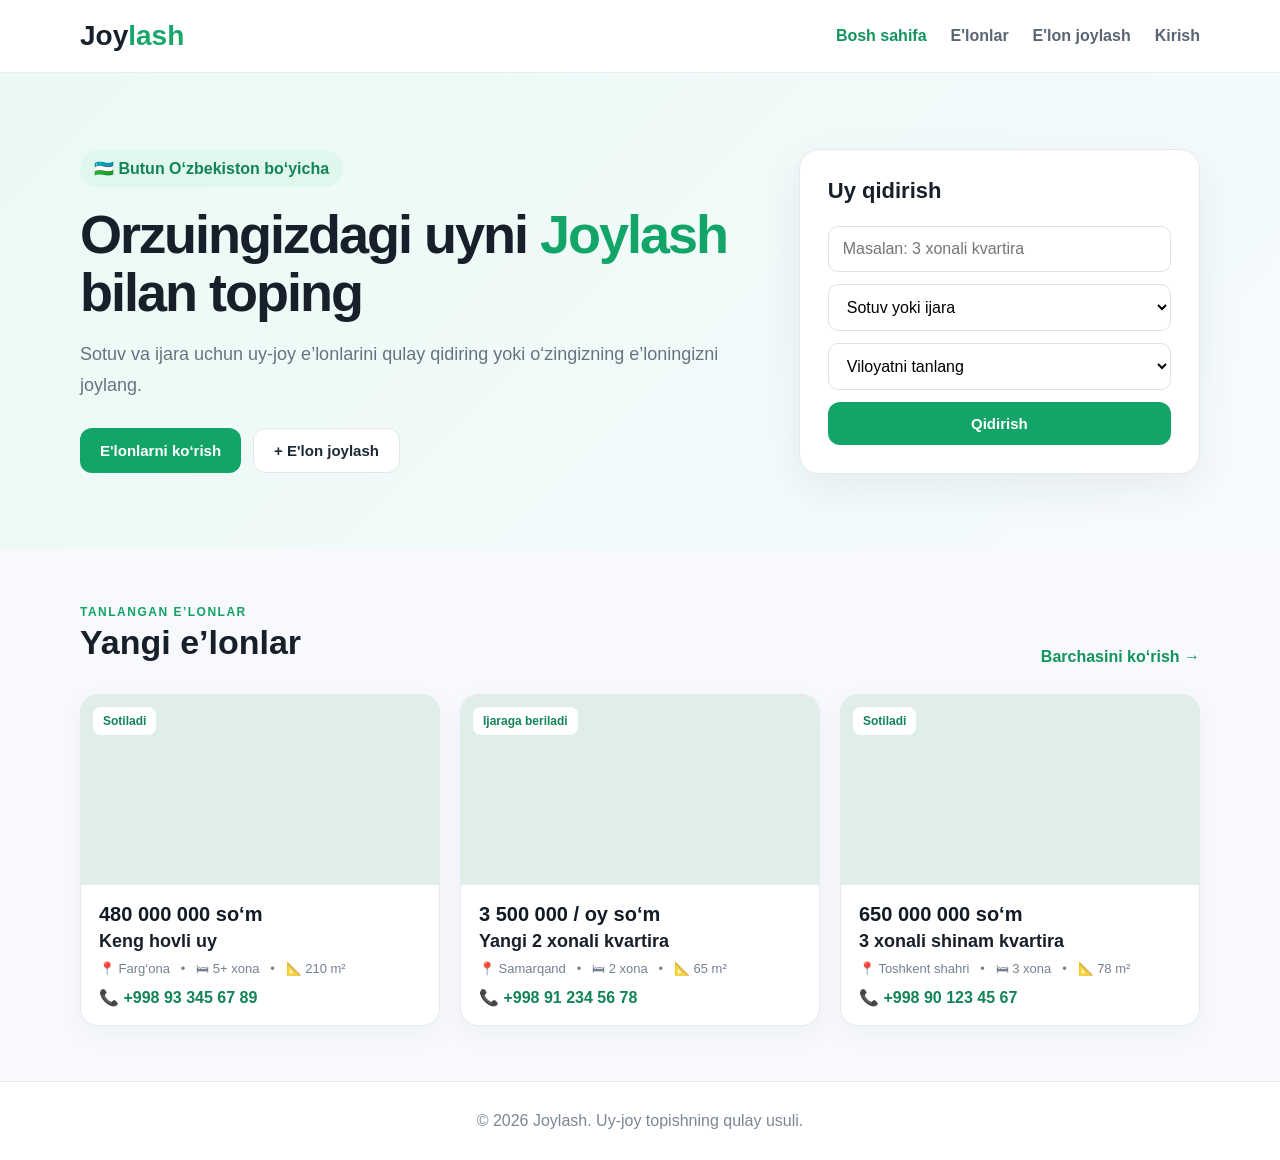
<file: index.html>
<!DOCTYPE html>
<html lang="uz">
<head>
<meta charset="UTF-8"><meta name="viewport" content="width=device-width, initial-scale=1.0">
<title>Joylash — Uy-joy platformasi</title><link rel="stylesheet" href="style.css">
</head>
<body>
<header class="header"><div class="container nav">
<a class="logo" href="index.html">Joy<span>lash</span></a>
<nav><a href="index.html" class="active">Bosh sahifa</a><a href="listing.html">E'lonlar</a><a href="add.html">E'lon joylash</a><a href="login.html" id="authLink">Kirish</a></nav>
</div></header>
<section class="hero"><div class="container hero-grid">
<div><div class="badge">🇺🇿 Butun O‘zbekiston bo‘yicha</div><h1>Orzuingizdagi uyni <span>Joylash</span> bilan toping</h1>
<p>Sotuv va ijara uchun uy-joy e’lonlarini qulay qidiring yoki o‘zingizning e’loningizni joylang.</p>
<div class="hero-buttons"><a class="btn primary" href="listing.html">E'lonlarni ko‘rish</a><a class="btn secondary" href="add.html">+ E'lon joylash</a></div></div>
<div class="search-card"><h3>Uy qidirish</h3><form action="listing.html" method="get"><input name="q" placeholder="Masalan: 3 xonali kvartira">
<select name="type"><option value="">Sotuv yoki ijara</option><option>Sotiladi</option><option>Ijaraga beriladi</option></select>
<select name="region"><option value="">Viloyatni tanlang</option><option>Toshkent shahri</option><option>Toshkent viloyati</option><option>Samarqand</option><option>Buxoro</option><option>Farg‘ona</option><option>Andijon</option><option>Namangan</option><option>Xorazm</option><option>Qashqadaryo</option><option>Surxondaryo</option><option>Navoiy</option><option>Jizzax</option><option>Sirdaryo</option><option>Qoraqalpog‘iston</option></select><button class="btn primary full">Qidirish</button></form></div>
</div></section>
<section class="section"><div class="container"><div class="section-head"><div><p class="eyebrow">Tanlangan e’lonlar</p><h2>Yangi e’lonlar</h2></div><a href="listing.html">Barchasini ko‘rish →</a></div><div id="homeListings" class="cards"></div></div></section>
<footer>© 2026 Joylash. Uy-joy topishning qulay usuli.</footer>
<script src="script.js"></script><script>renderListings('homeListings',3);</script>
</body></html>
</file>
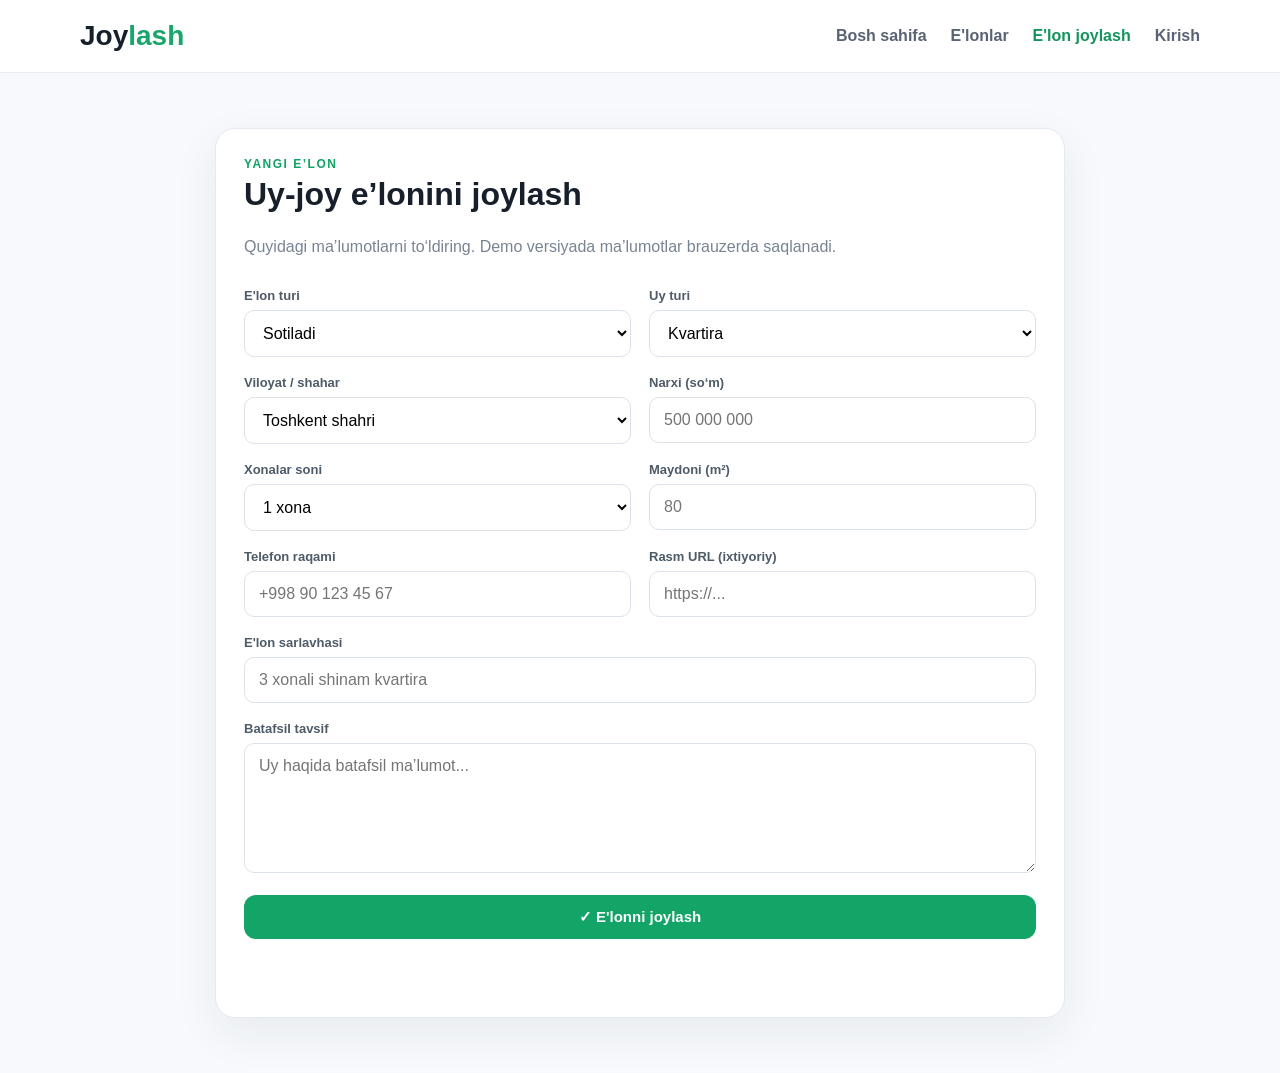
<file: add.html>
<!DOCTYPE html><html lang="uz"><head><meta charset="UTF-8"><meta name="viewport" content="width=device-width,initial-scale=1.0"><title>E'lon joylash — Joylash</title><link rel="stylesheet" href="style.css"></head>
<body><header class="header"><div class="container nav"><a class="logo" href="index.html">Joy<span>lash</span></a><nav><a href="index.html">Bosh sahifa</a><a href="listing.html">E'lonlar</a><a class="active" href="add.html">E'lon joylash</a><a href="login.html">Kirish</a></nav></div></header>
<main class="container page"><div class="form-card"><p class="eyebrow">Yangi e’lon</p><h1>Uy-joy e’lonini joylash</h1><p class="muted">Quyidagi ma’lumotlarni to‘ldiring. Demo versiyada ma’lumotlar brauzerda saqlanadi.</p>
<form onsubmit="addListing(event)" class="form-grid"><div><label>E'lon turi</label><select id="aType" required><option>Sotiladi</option><option>Ijaraga beriladi</option></select></div><div><label>Uy turi</label><select id="aHouse" required><option>Kvartira</option><option>Hovli uy</option><option>Dacha</option><option>Yer</option></select></div>
<div><label>Viloyat / shahar</label><select id="aRegion" required><option>Toshkent shahri</option><option>Toshkent viloyati</option><option>Samarqand</option><option>Buxoro</option><option>Farg‘ona</option><option>Andijon</option><option>Namangan</option><option>Xorazm</option><option>Qashqadaryo</option><option>Surxondaryo</option><option>Navoiy</option><option>Jizzax</option><option>Sirdaryo</option><option>Qoraqalpog‘iston</option></select></div><div><label>Narxi (so‘m)</label><input id="aPrice" required placeholder="500 000 000"></div>
<div><label>Xonalar soni</label><select id="aRooms"><option>1 xona</option><option>2 xona</option><option>3 xona</option><option>4 xona</option><option>5+ xona</option></select></div><div><label>Maydoni (m²)</label><input id="aArea" required placeholder="80"></div>
<div><label>Telefon raqami</label><input id="aPhone" required placeholder="+998 90 123 45 67"></div><div><label>Rasm URL (ixtiyoriy)</label><input id="aImage" placeholder="https://..."></div>
<div class="full-field"><label>E'lon sarlavhasi</label><input id="aTitle" required placeholder="3 xonali shinam kvartira"></div>
<div class="full-field"><label>Batafsil tavsif</label><textarea id="aDesc" required placeholder="Uy haqida batafsil ma’lumot..."></textarea></div>
<div class="full-field"><button class="btn primary full">✓ E'lonni joylash</button></div><p id="addMsg" class="message full-field"></p></form></div></main><script src="script.js"></script></body></html>
</file>
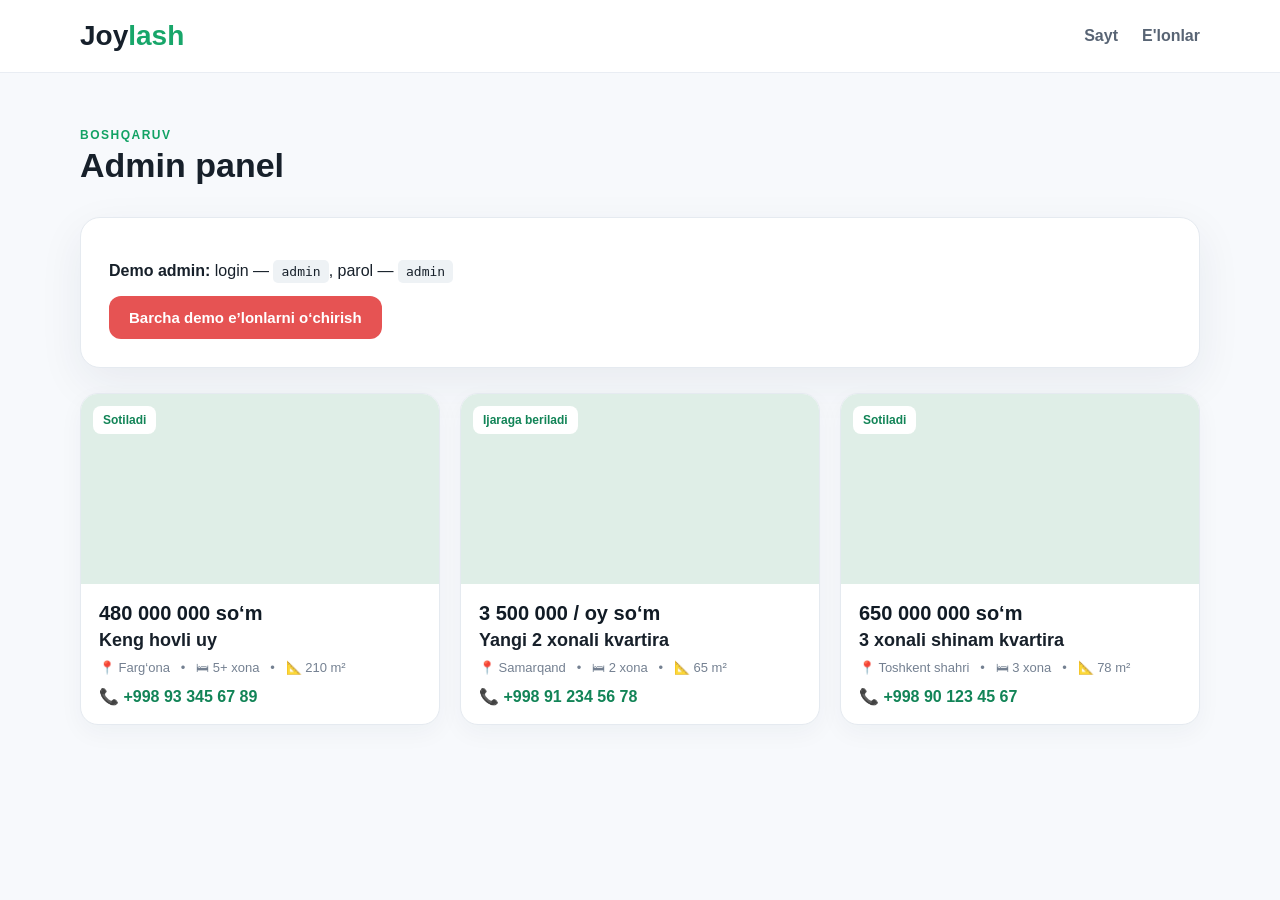
<file: admin.html>
<!DOCTYPE html><html lang="uz"><head><meta charset="UTF-8"><meta name="viewport" content="width=device-width,initial-scale=1.0"><title>Admin — Joylash</title><link rel="stylesheet" href="style.css"></head><body>
<header class="header"><div class="container nav"><a class="logo" href="index.html">Joy<span>lash</span></a><nav><a href="index.html">Sayt</a><a href="listing.html">E'lonlar</a></nav></div></header>
<main class="container page"><div class="page-title"><div><p class="eyebrow">Boshqaruv</p><h1>Admin panel</h1></div></div><div class="admin-card"><p><b>Demo admin:</b> login — <code>admin</code>, parol — <code>admin</code></p><button class="btn danger" onclick="clearListings()">Barcha demo e’lonlarni o‘chirish</button></div><div id="adminListings" class="cards"></div></main><script src="script.js"></script><script>renderListings('adminListings');</script></body></html>
</file>
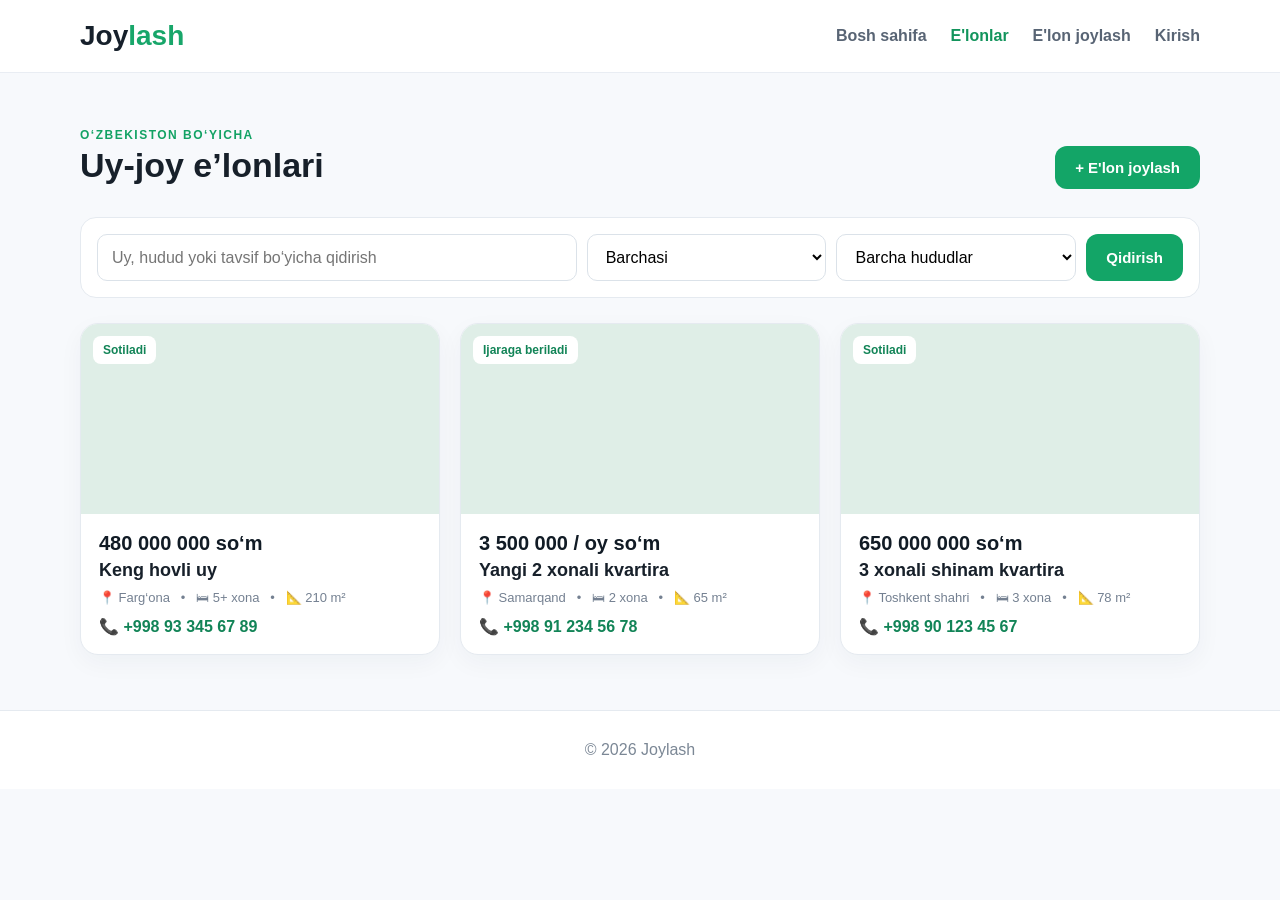
<file: listing.html>
<!DOCTYPE html><html lang="uz"><head><meta charset="UTF-8"><meta name="viewport" content="width=device-width,initial-scale=1.0"><title>E'lonlar — Joylash</title><link rel="stylesheet" href="style.css"></head>
<body><header class="header"><div class="container nav"><a class="logo" href="index.html">Joy<span>lash</span></a><nav><a href="index.html">Bosh sahifa</a><a class="active" href="listing.html">E'lonlar</a><a href="add.html">E'lon joylash</a><a href="login.html">Kirish</a></nav></div></header>
<main class="container page"><div class="page-title"><div><p class="eyebrow">O‘zbekiston bo‘yicha</p><h1>Uy-joy e’lonlari</h1></div><a class="btn primary" href="add.html">+ E'lon joylash</a></div>
<div class="filter"><input id="search" placeholder="Uy, hudud yoki tavsif bo‘yicha qidirish"><select id="type"><option value="">Barchasi</option><option>Sotiladi</option><option>Ijaraga beriladi</option></select><select id="region"><option value="">Barcha hududlar</option><option>Toshkent shahri</option><option>Toshkent viloyati</option><option>Samarqand</option><option>Buxoro</option><option>Farg‘ona</option><option>Andijon</option><option>Namangan</option></select><button class="btn primary" onclick="filterListings()">Qidirish</button></div>
<div id="listingGrid" class="cards"></div></main><footer>© 2026 Joylash</footer><script src="script.js"></script><script>renderListings('listingGrid');</script></body></html>
</file>
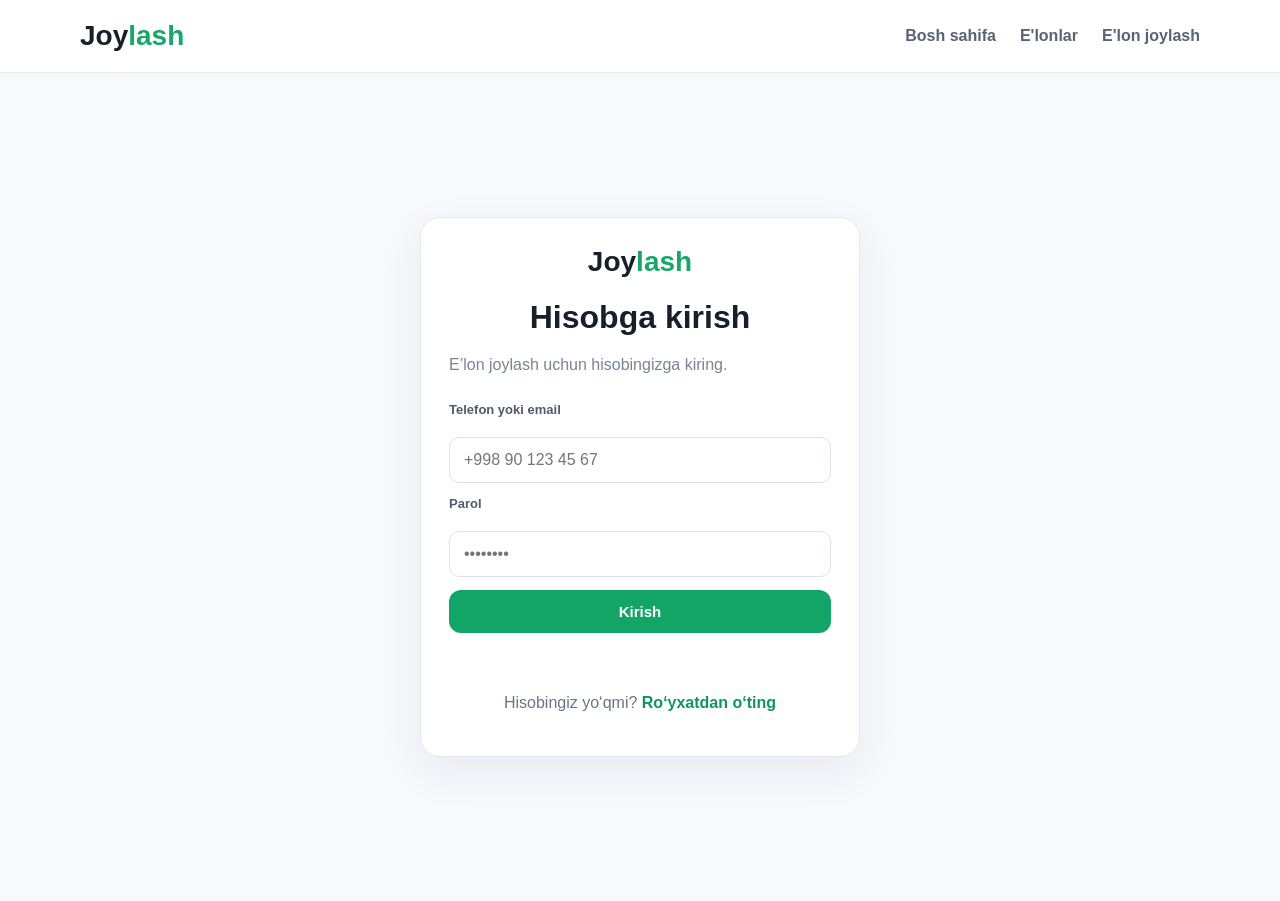
<file: login.html>
<!DOCTYPE html><html lang="uz"><head><meta charset="UTF-8"><meta name="viewport" content="width=device-width,initial-scale=1.0"><title>Kirish — Joylash</title><link rel="stylesheet" href="style.css"></head>
<body><header class="header"><div class="container nav"><a class="logo" href="index.html">Joy<span>lash</span></a><nav><a href="index.html">Bosh sahifa</a><a href="listing.html">E'lonlar</a><a href="add.html">E'lon joylash</a></nav></div></header>
<main class="auth-page"><div class="auth-box"><div class="logo center">Joy<span>lash</span></div><h1>Hisobga kirish</h1><p class="muted">E’lon joylash uchun hisobingizga kiring.</p>
<form onsubmit="login(event)"><label>Telefon yoki email</label><input id="loginUser" required placeholder="+998 90 123 45 67"><label>Parol</label><input id="loginPass" type="password" required placeholder="••••••••"><button class="btn primary full">Kirish</button><p id="loginMsg" class="message"></p></form>
<p class="auth-bottom">Hisobingiz yo‘qmi? <a href="register.html">Ro‘yxatdan o‘ting</a></p></div></main><script src="script.js"></script></body></html>
</file>
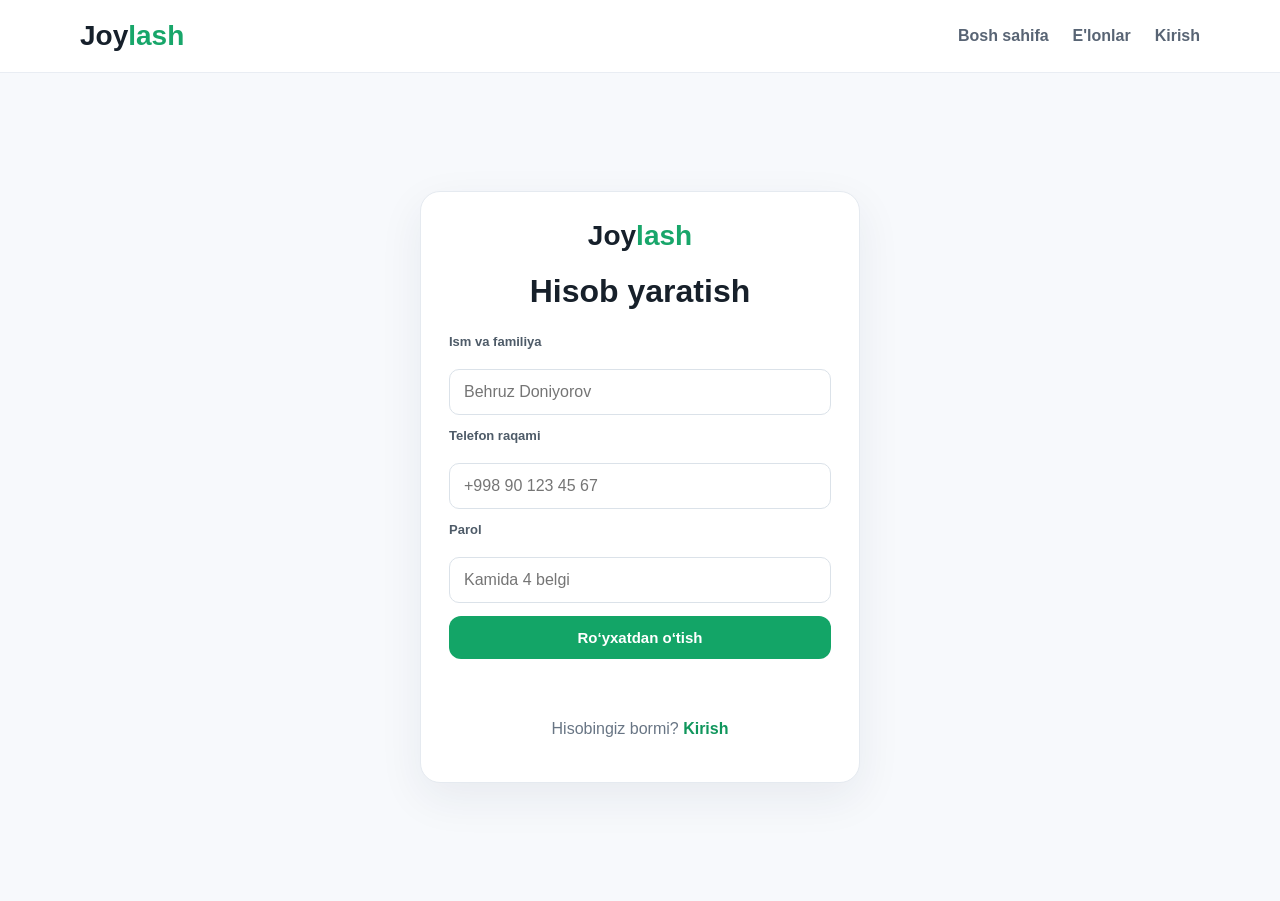
<file: register.html>
<!DOCTYPE html><html lang="uz"><head><meta charset="UTF-8"><meta name="viewport" content="width=device-width,initial-scale=1.0"><title>Ro‘yxatdan o‘tish — Joylash</title><link rel="stylesheet" href="style.css"></head>
<body><header class="header"><div class="container nav"><a class="logo" href="index.html">Joy<span>lash</span></a><nav><a href="index.html">Bosh sahifa</a><a href="listing.html">E'lonlar</a><a href="login.html">Kirish</a></nav></div></header>
<main class="auth-page"><div class="auth-box"><div class="logo center">Joy<span>lash</span></div><h1>Hisob yaratish</h1><form onsubmit="register(event)"><label>Ism va familiya</label><input id="regName" required placeholder="Behruz Doniyorov"><label>Telefon raqami</label><input id="regPhone" required placeholder="+998 90 123 45 67"><label>Parol</label><input id="regPass" type="password" minlength="4" required placeholder="Kamida 4 belgi"><button class="btn primary full">Ro‘yxatdan o‘tish</button><p id="regMsg" class="message"></p></form><p class="auth-bottom">Hisobingiz bormi? <a href="login.html">Kirish</a></p></div></main><script src="script.js"></script></body></html>
</file>
<file: style.css>
*{box-sizing:border-box}body{margin:0;font-family:Inter,Arial,sans-serif;color:#17202a;background:#f7f9fc}a{text-decoration:none;color:inherit}.container{width:min(1120px,92%);margin:auto}.header{background:#fff;border-bottom:1px solid #e9edf3;position:sticky;top:0;z-index:10}.nav{height:72px;display:flex;align-items:center;justify-content:space-between}.logo{font-size:28px;font-weight:900;color:#16202b}.logo span{color:#18a66a}.nav nav{display:flex;gap:24px;align-items:center}.nav nav a{color:#586474;font-weight:600}.nav nav a:hover,.nav nav .active{color:#12945c}.hero{padding:76px 0;background:linear-gradient(135deg,#eafaf3,#f7fbff)}.hero-grid{display:grid;grid-template-columns:1.25fr .75fr;gap:50px;align-items:center}.badge{display:inline-block;background:#dff7ec;color:#128457;padding:9px 14px;border-radius:30px;font-weight:700;margin-bottom:18px}.hero h1{font-size:54px;line-height:1.08;margin:0 0 18px;letter-spacing:-2px}.hero h1 span{color:#13a567}.hero p{font-size:18px;color:#667383;line-height:1.7}.hero-buttons{display:flex;gap:12px;margin-top:28px}.btn{display:inline-flex;justify-content:center;align-items:center;border:0;border-radius:12px;padding:13px 20px;font-size:15px;font-weight:800;cursor:pointer}.primary{background:#13a567;color:#fff}.primary:hover{background:#0e8d58}.secondary{background:#fff;border:1px solid #dfe6ee;color:#1d2935}.danger{background:#e65353;color:white}.full{width:100%}.search-card,.auth-box,.form-card,.admin-card{background:#fff;border:1px solid #e5eaf0;border-radius:20px;box-shadow:0 15px 45px #17304a12;padding:28px}.search-card h3{font-size:22px;margin-top:0}.search-card form{display:grid;gap:12px}.section,.page{padding:55px 0}.section-head,.page-title{display:flex;justify-content:space-between;align-items:end;margin-bottom:28px}.section-head h2,.page-title h1{font-size:34px;margin:4px 0}.eyebrow{color:#12a264;text-transform:uppercase;font-size:12px;font-weight:900;letter-spacing:1.5px;margin:0}.section-head>a{color:#12945c;font-weight:800}.cards{display:grid;grid-template-columns:repeat(3,1fr);gap:20px}.card{background:#fff;border:1px solid #e5eaf0;border-radius:18px;overflow:hidden;box-shadow:0 8px 25px #17304a0b}.card-img{height:190px;background:#dfeee7 center/cover no-repeat;position:relative}.tag{position:absolute;top:12px;left:12px;background:#fff;padding:7px 10px;border-radius:8px;font-size:12px;font-weight:900;color:#128457}.card-body{padding:18px}.card h3{margin:5px 0 8px;font-size:18px}.price{font-size:20px;font-weight:900;color:#111b25}.meta{color:#748091;font-size:13px;margin-top:9px}.phone{display:block;color:#128457;font-weight:800;margin-top:12px}.filter{background:#fff;padding:16px;border:1px solid #e5eaf0;border-radius:16px;display:grid;grid-template-columns:2fr 1fr 1fr auto;gap:10px;margin-bottom:25px}input,select,textarea{width:100%;padding:13px 14px;border:1px solid #dbe2e9;border-radius:10px;background:#fff;font:inherit;outline:none}input:focus,select:focus,textarea:focus{border-color:#13a567}label{display:block;font-size:13px;font-weight:800;margin:0 0 7px;color:#4e5b68}footer{padding:30px;text-align:center;color:#7b8795;border-top:1px solid #e5eaf0;background:#fff}.auth-page{min-height:calc(100vh - 72px);display:grid;place-items:center;padding:35px}.auth-box{width:min(440px,94%)}.center{text-align:center;display:block}.auth-box h1{text-align:center;margin-bottom:8px}.muted{color:#788493;line-height:1.6}.auth-box form{display:grid;gap:13px;margin-top:24px}.auth-bottom{text-align:center;color:#687584}.auth-bottom a{color:#10965c;font-weight:800}.message{font-weight:700;color:#13a567}.form-card{max-width:850px;margin:auto}.form-card h1{margin-top:5px}.form-grid{display:grid;grid-template-columns:1fr 1fr;gap:18px;margin-top:28px}.full-field{grid-column:1/-1}.form-grid textarea{min-height:130px;resize:vertical}.admin-card{margin-bottom:25px}code{background:#eef2f5;padding:4px 8px;border-radius:5px}@media(max-width:800px){.hero-grid,.cards{grid-template-columns:1fr}.hero h1{font-size:40px}.nav nav{gap:10px;font-size:12px}.filter,.form-grid{grid-template-columns:1fr}.full-field{grid-column:auto}.section-head,.page-title{align-items:start;gap:15px;flex-direction:column}}
</file>
